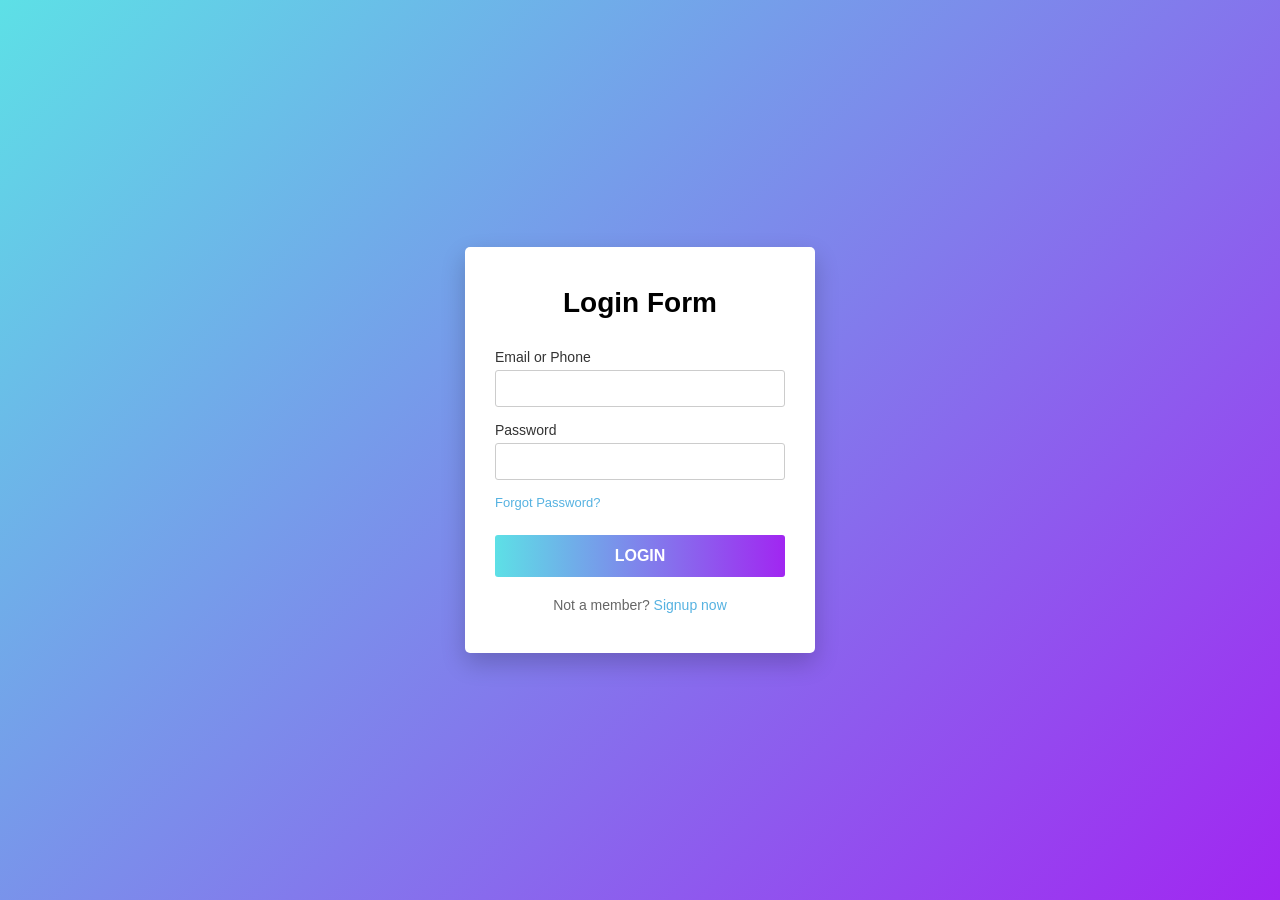
<file: 17. Css-Intro, Selectors, Colors, Backgrounds, Box Model, Text, Font, Icons/index.html>
<!DOCTYPE html>
<html lang="en">
<head>
    <meta charset="UTF-8">
    <meta name="viewport" content="width=device-width, initial-scale=1.0">
    <link rel="stylesheet" href="./assets/css/style.css">
    <title>Document</title>
</head>
<body>
    
    <div class="bg-gradient">
    <div class="login-card">
        <span class="close-btn"></span>
        <h2>Login Form</h2>
        
        <form>
            <div class="input-group">
                <label>Email or Phone</label>
                <input type="text" required>
            </div>
            
            <div class="input-group">
                <label>Password</label>
                <input type="password" required>
            </div>
            
            <a href="#" class="forgot-pass">Forgot Password?</a>
            
            <button type="submit" class="login-btn">LOGIN</button>
            
            <p class="signup-text">Not a member? <a href="#">Signup now</a></p>
        </form>
    </div>
</div>
</body>
</html>
</file>
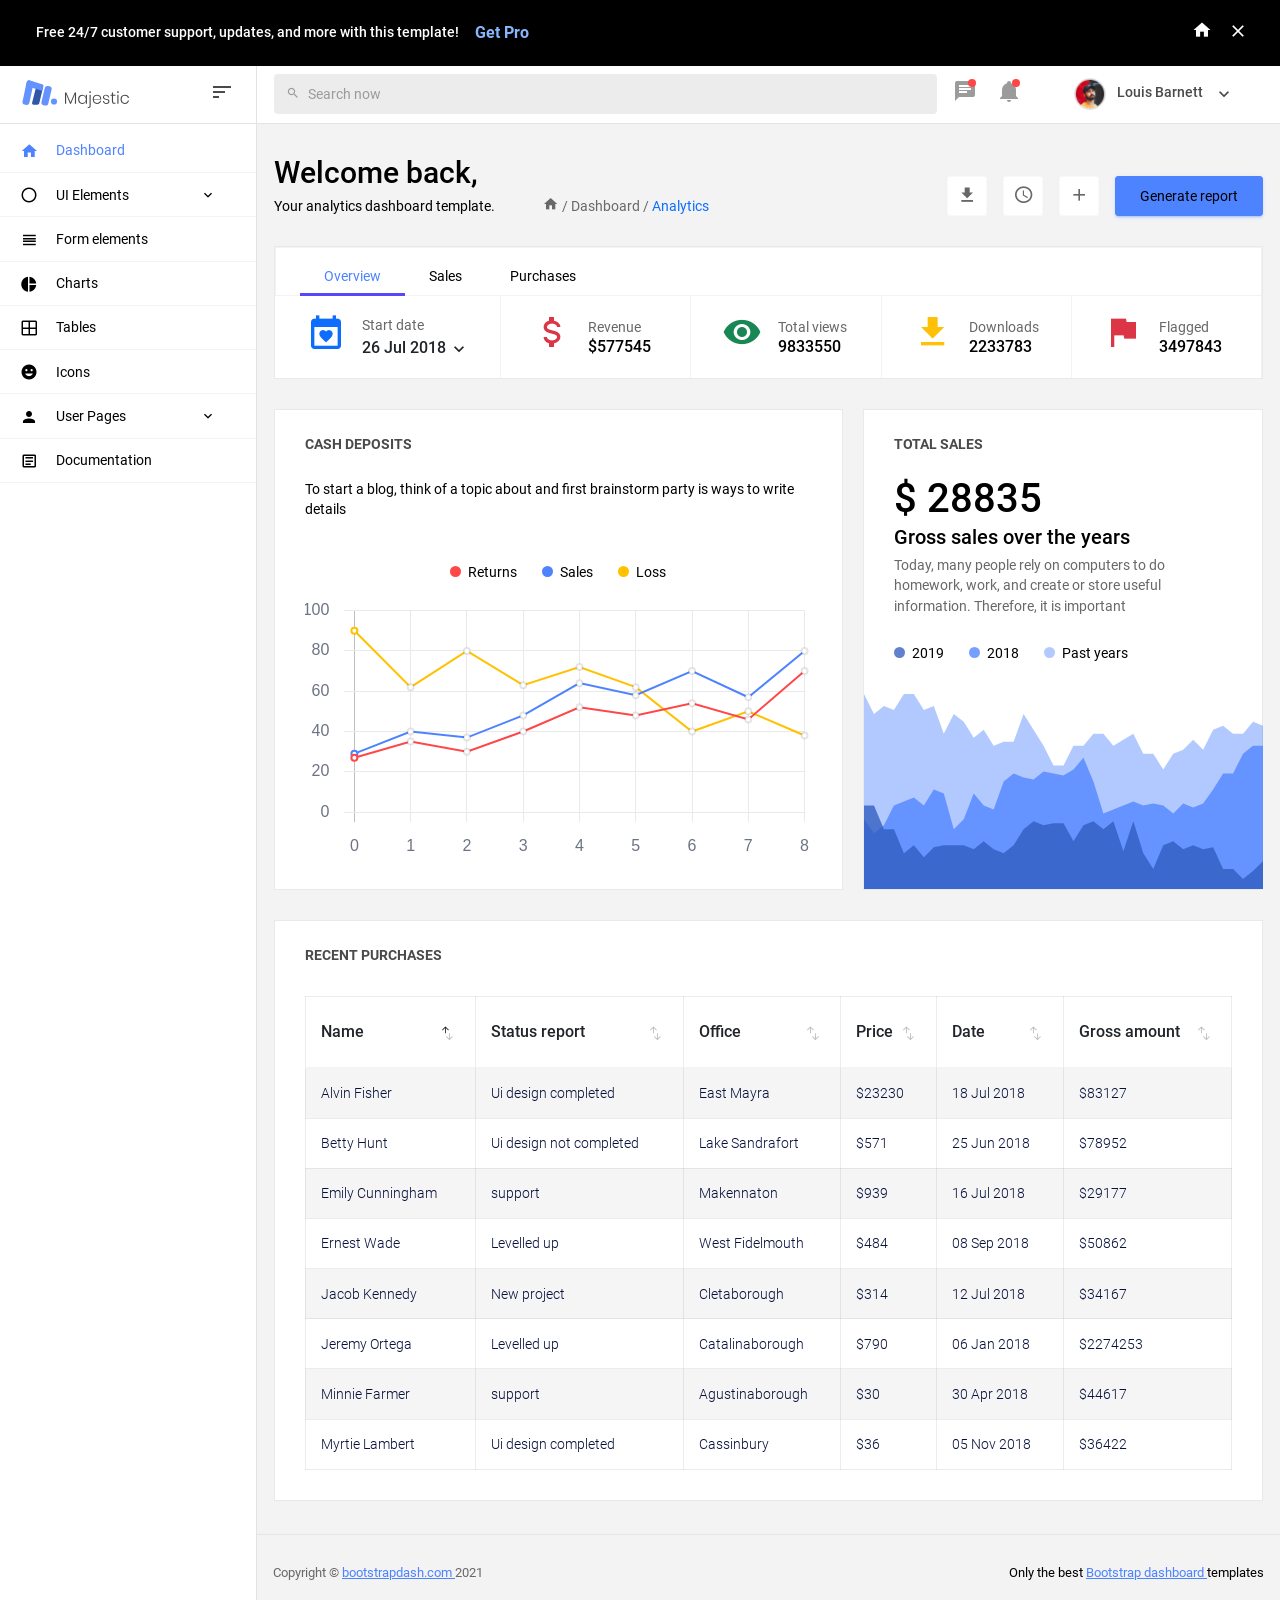
<file: Majestic AdminPanel/template/index.html>
<!DOCTYPE html>
<html lang="en">

<head>
  <!-- Required meta tags -->
  <meta charset="utf-8">
  <meta name="viewport" content="width=device-width, initial-scale=1, shrink-to-fit=no">
  <title>Majestic Admin</title>
  <!-- plugins:css -->
  <link rel="stylesheet" href="vendors/mdi/css/materialdesignicons.min.css">
  <link rel="stylesheet" href="vendors/base/vendor.bundle.base.css">
  <!-- endinject -->
  <!-- plugin css for this page -->
  <link rel="stylesheet" href="vendors/datatables.net-bs4/dataTables.bootstrap4.css">
  <!-- End plugin css for this page -->
  <!-- inject:css -->
  <link rel="stylesheet" href="css/style.css">
  <!-- endinject -->
  <link rel="shortcut icon" href="images/favicon.png" />
</head>
<body>
  <div class="container-scroller">
    <div class="row p-0 m-0 proBanner" id="proBanner">
      <div class="col-md-12 p-0 m-0">
        <div class="card-body card-body-padding d-flex align-items-center justify-content-between">
          <div class="ps-lg-1">
            <div class="d-flex align-items-center justify-content-between">
              <p class="mb-0 font-weight-medium me-3 buy-now-text">Free 24/7 customer support, updates, and more with this template!</p>
              <a href="https://www.bootstrapdash.com/product/majestic-admin-pro/?utm_source=organic&utm_medium=banner&utm_campaign=buynow_demo" target="_blank" class="btn me-2 buy-now-btn border-0">Get Pro</a>
            </div>
          </div>
          <div class="d-flex align-items-center justify-content-between">
            <a href="https://www.bootstrapdash.com/product/majestic-admin-pro/"><i class="mdi mdi-home me-3 text-white"></i></a>
            <button id="bannerClose" class="btn border-0 p-0">
              <i class="mdi mdi-close text-white me-0"></i>
            </button>
          </div>
        </div>
      </div>
    </div>
    <!-- partial:partials/_navbar.html -->
    <nav class="navbar col-lg-12 col-12 p-0 fixed-top d-flex flex-row">
      <div class="navbar-brand-wrapper d-flex justify-content-center">
        <div class="navbar-brand-inner-wrapper d-flex justify-content-between align-items-center w-100">  
          <a class="navbar-brand brand-logo" href="index.html"><img src="images/logo.svg" alt="logo"/></a>
          <a class="navbar-brand brand-logo-mini" href="index.html"><img src="images/logo-mini.svg" alt="logo"/></a>
          <button class="navbar-toggler navbar-toggler align-self-center" type="button" data-toggle="minimize">
            <span class="mdi mdi-sort-variant"></span>
          </button>
        </div>  
      </div>
      <div class="navbar-menu-wrapper d-flex align-items-center justify-content-end">
        <ul class="navbar-nav mr-lg-4 w-100">
          <li class="nav-item nav-search d-none d-lg-block w-100">
            <div class="input-group">
              <div class="input-group-prepend">
                <span class="input-group-text" id="search">
                  <i class="mdi mdi-magnify"></i>
                </span>
              </div>
              <input type="text" class="form-control" placeholder="Search now" aria-label="search" aria-describedby="search">
            </div>
          </li>
        </ul>
        <ul class="navbar-nav navbar-nav-right">
          <li class="nav-item dropdown me-1">
            <a class="nav-link count-indicator dropdown-toggle d-flex justify-content-center align-items-center" id="messageDropdown" href="#" data-bs-toggle="dropdown">
              <i class="mdi mdi-message-text mx-0"></i>
              <span class="count"></span>
            </a>
            <div class="dropdown-menu dropdown-menu-right navbar-dropdown" aria-labelledby="messageDropdown">
              <p class="mb-0 font-weight-normal float-left dropdown-header">Messages</p>
              <a class="dropdown-item">
                <div class="item-thumbnail">
                    <img src="images/faces/face4.jpg" alt="image" class="profile-pic">
                </div>
                <div class="item-content flex-grow">
                  <h6 class="ellipsis font-weight-normal">David Grey
                  </h6>
                  <p class="font-weight-light small-text text-muted mb-0">
                    The meeting is cancelled
                  </p>
                </div>
              </a>
              <a class="dropdown-item">
                <div class="item-thumbnail">
                    <img src="images/faces/face2.jpg" alt="image" class="profile-pic">
                </div>
                <div class="item-content flex-grow">
                  <h6 class="ellipsis font-weight-normal">Tim Cook
                  </h6>
                  <p class="font-weight-light small-text text-muted mb-0">
                    New product launch
                  </p>
                </div>
              </a>
              <a class="dropdown-item">
                <div class="item-thumbnail">
                    <img src="images/faces/face3.jpg" alt="image" class="profile-pic">
                </div>
                <div class="item-content flex-grow">
                  <h6 class="ellipsis font-weight-normal"> Johnson
                  </h6>
                  <p class="font-weight-light small-text text-muted mb-0">
                    Upcoming board meeting
                  </p>
                </div>
              </a>
            </div>
          </li>
          <li class="nav-item dropdown me-4">
            <a class="nav-link count-indicator dropdown-toggle d-flex align-items-center justify-content-center notification-dropdown" id="notificationDropdown" href="#" data-bs-toggle="dropdown">
              <i class="mdi mdi-bell mx-0"></i>
              <span class="count"></span>
            </a>
            <div class="dropdown-menu dropdown-menu-right navbar-dropdown" aria-labelledby="notificationDropdown">
              <p class="mb-0 font-weight-normal float-left dropdown-header">Notifications</p>
              <a class="dropdown-item">
                <div class="item-thumbnail">
                  <div class="item-icon bg-success">
                    <i class="mdi mdi-information mx-0"></i>
                  </div>
                </div>
                <div class="item-content">
                  <h6 class="font-weight-normal">Application Error</h6>
                  <p class="font-weight-light small-text mb-0 text-muted">
                    Just now
                  </p>
                </div>
              </a>
              <a class="dropdown-item">
                <div class="item-thumbnail">
                  <div class="item-icon bg-warning">
                    <i class="mdi mdi-settings mx-0"></i>
                  </div>
                </div>
                <div class="item-content">
                  <h6 class="font-weight-normal">Settings</h6>
                  <p class="font-weight-light small-text mb-0 text-muted">
                    Private message
                  </p>
                </div>
              </a>
              <a class="dropdown-item">
                <div class="item-thumbnail">
                  <div class="item-icon bg-info">
                    <i class="mdi mdi-account-box mx-0"></i>
                  </div>
                </div>
                <div class="item-content">
                  <h6 class="font-weight-normal">New user registration</h6>
                  <p class="font-weight-light small-text mb-0 text-muted">
                    2 days ago
                  </p>
                </div>
              </a>
            </div>
          </li>
          <li class="nav-item nav-profile dropdown">
            <a class="nav-link dropdown-toggle" href="#" data-bs-toggle="dropdown" id="profileDropdown">
              <img src="images/faces/face5.jpg" alt="profile"/>
              <span class="nav-profile-name">Louis Barnett</span>
            </a>
            <div class="dropdown-menu dropdown-menu-right navbar-dropdown" aria-labelledby="profileDropdown">
              <a class="dropdown-item">
                <i class="mdi mdi-settings text-primary"></i>
                Settings
              </a>
              <a class="dropdown-item">
                <i class="mdi mdi-logout text-primary"></i>
                Logout
              </a>
            </div>
          </li>
        </ul>
        <button class="navbar-toggler navbar-toggler-right d-lg-none align-self-center" type="button" data-toggle="offcanvas">
          <span class="mdi mdi-menu"></span>
        </button>
      </div>
    </nav>
    <!-- partial -->
    <div class="container-fluid page-body-wrapper">
      <!-- partial:partials/_sidebar.html -->
      <nav class="sidebar sidebar-offcanvas" id="sidebar">
        <ul class="nav">
          <li class="nav-item">
            <a class="nav-link" href="index.html">
              <i class="mdi mdi-home menu-icon"></i>
              <span class="menu-title">Dashboard</span>
            </a>
          </li>
          <li class="nav-item">
            <a class="nav-link" data-bs-toggle="collapse" href="#ui-basic" aria-expanded="false" aria-controls="ui-basic">
              <i class="mdi mdi-circle-outline menu-icon"></i>
              <span class="menu-title">UI Elements</span>
              <i class="menu-arrow"></i>
            </a>
            <div class="collapse" id="ui-basic">
              <ul class="nav flex-column sub-menu">
                <li class="nav-item"> <a class="nav-link" href="pages/ui-features/buttons.html">Buttons</a></li>
                <li class="nav-item"> <a class="nav-link" href="pages/ui-features/typography.html">Typography</a></li>
              </ul>
            </div>
          </li>
          <li class="nav-item">
            <a class="nav-link" href="pages/forms/basic_elements.html">
              <i class="mdi mdi-view-headline menu-icon"></i>
              <span class="menu-title">Form elements</span>
            </a>
          </li>
          <li class="nav-item">
            <a class="nav-link" href="pages/charts/chartjs.html">
              <i class="mdi mdi-chart-pie menu-icon"></i>
              <span class="menu-title">Charts</span>
            </a>
          </li>
          <li class="nav-item">
            <a class="nav-link" href="pages/tables/basic-table.html">
              <i class="mdi mdi-grid-large menu-icon"></i>
              <span class="menu-title">Tables</span>
            </a>
          </li>
          <li class="nav-item">
            <a class="nav-link" href="pages/icons/mdi.html">
              <i class="mdi mdi-emoticon menu-icon"></i>
              <span class="menu-title">Icons</span>
            </a>
          </li>
          <li class="nav-item">
            <a class="nav-link" data-bs-toggle="collapse" href="#auth" aria-expanded="false" aria-controls="auth">
              <i class="mdi mdi-account menu-icon"></i>
              <span class="menu-title">User Pages</span>
              <i class="menu-arrow"></i>
            </a>
            <div class="collapse" id="auth">
              <ul class="nav flex-column sub-menu">
                <li class="nav-item"> <a class="nav-link" href="pages/samples/login.html"> Login </a></li>
                <li class="nav-item"> <a class="nav-link" href="pages/samples/login-2.html"> Login 2 </a></li>
                <li class="nav-item"> <a class="nav-link" href="pages/samples/register.html"> Register </a></li>
                <li class="nav-item"> <a class="nav-link" href="pages/samples/register-2.html"> Register 2 </a></li>
                <li class="nav-item"> <a class="nav-link" href="pages/samples/lock-screen.html"> Lockscreen </a></li>
              </ul>
            </div>
          </li>
          <li class="nav-item">
            <a class="nav-link" href="documentation/documentation.html">
              <i class="mdi mdi-file-document-box-outline menu-icon"></i>
              <span class="menu-title">Documentation</span>
            </a>
          </li>
        </ul>
      </nav>
      <!-- partial -->
      <div class="main-panel">
        <div class="content-wrapper">
          
          
          <div class="row">
            <div class="col-md-12 grid-margin">
              <div class="d-flex justify-content-between flex-wrap">
                <div class="d-flex align-items-end flex-wrap">
                  <div class="me-md-3 me-xl-5">
                    <h2>Welcome back,</h2>
                    <p class="mb-md-0">Your analytics dashboard template.</p>
                  </div>
                  <div class="d-flex">
                    <i class="mdi mdi-home text-muted hover-cursor"></i>
                    <p class="text-muted mb-0 hover-cursor">&nbsp;/&nbsp;Dashboard&nbsp;/&nbsp;</p>
                    <p class="text-primary mb-0 hover-cursor">Analytics</p>
                  </div>
                </div>
                <div class="d-flex justify-content-between align-items-end flex-wrap">
                  <button type="button" class="btn btn-light bg-white btn-icon me-3 d-none d-md-block ">
                    <i class="mdi mdi-download text-muted"></i>
                  </button>
                  <button type="button" class="btn btn-light bg-white btn-icon me-3 mt-2 mt-xl-0">
                    <i class="mdi mdi-clock-outline text-muted"></i>
                  </button>
                  <button type="button" class="btn btn-light bg-white btn-icon me-3 mt-2 mt-xl-0">
                    <i class="mdi mdi-plus text-muted"></i>
                  </button>
                  <button class="btn btn-primary mt-2 mt-xl-0">Generate report</button>
                </div>
              </div>
            </div>
          </div>
          <div class="row">
            <div class="col-md-12 grid-margin stretch-card">
              <div class="card">
                <div class="card-body dashboard-tabs p-0">
                  <ul class="nav nav-tabs px-4" role="tablist">
                    <li class="nav-item">
                      <a class="nav-link active" id="overview-tab" data-bs-toggle="tab" href="#overview" role="tab" aria-controls="overview" aria-selected="true">Overview</a>
                    </li>
                    <li class="nav-item">
                      <a class="nav-link" id="sales-tab" data-bs-toggle="tab" href="#sales" role="tab" aria-controls="sales" aria-selected="false">Sales</a>
                    </li>
                    <li class="nav-item">
                      <a class="nav-link" id="purchases-tab" data-bs-toggle="tab" href="#purchases" role="tab" aria-controls="purchases" aria-selected="false">Purchases</a>
                    </li>
                  </ul>
                  <div class="tab-content py-0 px-0">
                    <div class="tab-pane fade show active" id="overview" role="tabpanel" aria-labelledby="overview-tab">
                      <div class="d-flex flex-wrap justify-content-xl-between">
                        <div class="d-none d-xl-flex border-md-right flex-grow-1 align-items-center justify-content-center p-3 item">
                          <i class="mdi mdi-calendar-heart icon-lg me-3 text-primary"></i>
                          <div class="d-flex flex-column justify-content-around">
                            <small class="mb-1 text-muted">Start date</small>
                            <div class="dropdown">
                              <a class="btn btn-secondary dropdown-toggle p-0 bg-transparent border-0 text-dark shadow-none font-weight-medium" href="#" role="button" id="dropdownMenuLinkA" data-bs-toggle="dropdown" aria-haspopup="true" aria-expanded="false">
                                <h5 class="mb-0 d-inline-block">26 Jul 2018</h5>
                              </a>
                              <div class="dropdown-menu" aria-labelledby="dropdownMenuLinkA">
                                <a class="dropdown-item" href="#">12 Aug 2018</a>
                                <a class="dropdown-item" href="#">22 Sep 2018</a>
                                <a class="dropdown-item" href="#">21 Oct 2018</a>
                              </div>
                            </div>
                          </div>
                        </div>
                        <div class="d-flex border-md-right flex-grow-1 align-items-center justify-content-center p-3 item">
                          <i class="mdi mdi-currency-usd me-3 icon-lg text-danger"></i>
                          <div class="d-flex flex-column justify-content-around">
                            <small class="mb-1 text-muted">Revenue</small>
                            <h5 class="me-2 mb-0">$577545</h5>
                          </div>
                        </div>
                        <div class="d-flex border-md-right flex-grow-1 align-items-center justify-content-center p-3 item">
                          <i class="mdi mdi-eye me-3 icon-lg text-success"></i>
                          <div class="d-flex flex-column justify-content-around">
                            <small class="mb-1 text-muted">Total views</small>
                            <h5 class="me-2 mb-0">9833550</h5>
                          </div>
                        </div>
                        <div class="d-flex border-md-right flex-grow-1 align-items-center justify-content-center p-3 item">
                          <i class="mdi mdi-download me-3 icon-lg text-warning"></i>
                          <div class="d-flex flex-column justify-content-around">
                            <small class="mb-1 text-muted">Downloads</small>
                            <h5 class="me-2 mb-0">2233783</h5>
                          </div>
                        </div>
                        <div class="d-flex py-3 border-md-right flex-grow-1 align-items-center justify-content-center p-3 item">
                          <i class="mdi mdi-flag me-3 icon-lg text-danger"></i>
                          <div class="d-flex flex-column justify-content-around">
                            <small class="mb-1 text-muted">Flagged</small>
                            <h5 class="me-2 mb-0">3497843</h5>
                          </div>
                        </div>
                      </div>
                    </div>
                    <div class="tab-pane fade" id="sales" role="tabpanel" aria-labelledby="sales-tab">
                      <div class="d-flex flex-wrap justify-content-xl-between">
                        <div class="d-none d-xl-flex border-md-right flex-grow-1 align-items-center justify-content-center p-3 item">
                          <i class="mdi mdi-calendar-heart icon-lg me-3 text-primary"></i>
                          <div class="d-flex flex-column justify-content-around">
                            <small class="mb-1 text-muted">Start date</small>
                            <div class="dropdown">
                              <a class="btn btn-secondary dropdown-toggle p-0 bg-transparent border-0 text-dark shadow-none font-weight-medium" href="#" role="button" id="dropdownMenuLinkA" data-bs-toggle="dropdown" aria-haspopup="true" aria-expanded="false">
                                <h5 class="mb-0 d-inline-block">26 Jul 2018</h5>
                              </a>
                              <div class="dropdown-menu" aria-labelledby="dropdownMenuLinkA">
                                <a class="dropdown-item" href="#">12 Aug 2018</a>
                                <a class="dropdown-item" href="#">22 Sep 2018</a>
                                <a class="dropdown-item" href="#">21 Oct 2018</a>
                              </div>
                            </div>
                          </div>
                        </div>
                        <div class="d-flex border-md-right flex-grow-1 align-items-center justify-content-center p-3 item">
                          <i class="mdi mdi-download me-3 icon-lg text-warning"></i>
                          <div class="d-flex flex-column justify-content-around">
                            <small class="mb-1 text-muted">Downloads</small>
                            <h5 class="me-2 mb-0">2233783</h5>
                          </div>
                        </div>
                        <div class="d-flex border-md-right flex-grow-1 align-items-center justify-content-center p-3 item">
                          <i class="mdi mdi-eye me-3 icon-lg text-success"></i>
                          <div class="d-flex flex-column justify-content-around">
                            <small class="mb-1 text-muted">Total views</small>
                            <h5 class="me-2 mb-0">9833550</h5>
                          </div>
                        </div>
                        <div class="d-flex border-md-right flex-grow-1 align-items-center justify-content-center p-3 item">
                          <i class="mdi mdi-currency-usd me-3 icon-lg text-danger"></i>
                          <div class="d-flex flex-column justify-content-around">
                            <small class="mb-1 text-muted">Revenue</small>
                            <h5 class="me-2 mb-0">$577545</h5>
                          </div>
                        </div>
                        <div class="d-flex py-3 border-md-right flex-grow-1 align-items-center justify-content-center p-3 item">
                          <i class="mdi mdi-flag me-3 icon-lg text-danger"></i>
                          <div class="d-flex flex-column justify-content-around">
                            <small class="mb-1 text-muted">Flagged</small>
                            <h5 class="me-2 mb-0">3497843</h5>
                          </div>
                        </div>
                      </div>
                    </div>
                    <div class="tab-pane fade" id="purchases" role="tabpanel" aria-labelledby="purchases-tab">
                      <div class="d-flex flex-wrap justify-content-xl-between">
                        <div class="d-none d-xl-flex border-md-right flex-grow-1 align-items-center justify-content-center p-3 item">
                          <i class="mdi mdi-calendar-heart icon-lg me-3 text-primary"></i>
                          <div class="d-flex flex-column justify-content-around">
                            <small class="mb-1 text-muted">Start date</small>
                            <div class="dropdown">
                              <a class="btn btn-secondary dropdown-toggle p-0 bg-transparent border-0 text-dark shadow-none font-weight-medium" href="#" role="button" id="dropdownMenuLinkA" data-bs-toggle="dropdown" aria-haspopup="true" aria-expanded="false">
                                <h5 class="mb-0 d-inline-block">26 Jul 2018</h5>
                              </a>
                              <div class="dropdown-menu" aria-labelledby="dropdownMenuLinkA">
                                <a class="dropdown-item" href="#">12 Aug 2018</a>
                                <a class="dropdown-item" href="#">22 Sep 2018</a>
                                <a class="dropdown-item" href="#">21 Oct 2018</a>
                              </div>
                            </div>
                          </div>
                        </div>
                        <div class="d-flex border-md-right flex-grow-1 align-items-center justify-content-center p-3 item">
                          <i class="mdi mdi-currency-usd me-3 icon-lg text-danger"></i>
                          <div class="d-flex flex-column justify-content-around">
                            <small class="mb-1 text-muted">Revenue</small>
                            <h5 class="me-2 mb-0">$577545</h5>
                          </div>
                        </div>
                        <div class="d-flex border-md-right flex-grow-1 align-items-center justify-content-center p-3 item">
                          <i class="mdi mdi-eye me-3 icon-lg text-success"></i>
                          <div class="d-flex flex-column justify-content-around">
                            <small class="mb-1 text-muted">Total views</small>
                            <h5 class="me-2 mb-0">9833550</h5>
                          </div>
                        </div>
                        <div class="d-flex border-md-right flex-grow-1 align-items-center justify-content-center p-3 item">
                          <i class="mdi mdi-download me-3 icon-lg text-warning"></i>
                          <div class="d-flex flex-column justify-content-around">
                            <small class="mb-1 text-muted">Downloads</small>
                            <h5 class="me-2 mb-0">2233783</h5>
                          </div>
                        </div>
                        <div class="d-flex py-3 border-md-right flex-grow-1 align-items-center justify-content-center p-3 item">
                          <i class="mdi mdi-flag me-3 icon-lg text-danger"></i>
                          <div class="d-flex flex-column justify-content-around">
                            <small class="mb-1 text-muted">Flagged</small>
                            <h5 class="me-2 mb-0">3497843</h5>
                          </div>
                        </div>
                      </div>
                    </div>
                  </div>
                </div>
              </div>
            </div>
          </div>
          <div class="row">
            <div class="col-md-7 grid-margin stretch-card">
              <div class="card">
                <div class="card-body">
                  <p class="card-title">Cash deposits</p>
                  <p class="mb-4">To start a blog, think of a topic about and first brainstorm party is ways to write details</p>
                  <div id="cash-deposits-chart-legend" class="d-flex justify-content-center pt-3"></div>
                  <canvas id="cash-deposits-chart"></canvas>
                </div>
              </div>
            </div>
            <div class="col-md-5 grid-margin stretch-card">
              <div class="card">
                <div class="card-body">
                  <p class="card-title">Total sales</p>
                  <h1>$ 28835</h1>
                  <h4>Gross sales over the years</h4>
                  <p class="text-muted">Today, many people rely on computers to do homework, work, and create or store useful information. Therefore, it is important </p>
                  <div id="total-sales-chart-legend"></div>                  
                </div>
                <canvas id="total-sales-chart"></canvas>
              </div>
            </div>
          </div>
          <div class="row">
            <div class="col-md-12 stretch-card">
              <div class="card">
                <div class="card-body">
                  <p class="card-title">Recent Purchases</p>
                  <div class="table-responsive">
                    <table id="recent-purchases-listing" class="table">
                      <thead>
                        <tr>
                            <th>Name</th>
                            <th>Status report</th>
                            <th>Office</th>
                            <th>Price</th>
                            <th>Date</th>
                            <th>Gross amount</th>
                        </tr>
                      </thead>
                      <tbody>
                        <tr>
                            <td>Jeremy Ortega</td>
                            <td>Levelled up</td>
                            <td>Catalinaborough</td>
                            <td>$790</td>
                            <td>06 Jan 2018</td>
                            <td>$2274253</td>
                        </tr>
                        <tr>
                            <td>Alvin Fisher</td>
                            <td>Ui design completed</td>
                            <td>East Mayra</td>
                            <td>$23230</td>
                            <td>18 Jul 2018</td>
                            <td>$83127</td>
                        </tr>
                        <tr>
                            <td>Emily Cunningham</td>
                            <td>support</td>
                            <td>Makennaton</td>
                            <td>$939</td>
                            <td>16 Jul 2018</td>
                            <td>$29177</td>
                        </tr>
                        <tr>
                            <td>Minnie Farmer</td>
                            <td>support</td>
                            <td>Agustinaborough</td>
                            <td>$30</td>
                            <td>30 Apr 2018</td>
                            <td>$44617</td>
                        </tr>
                        <tr>
                            <td>Betty Hunt</td>
                            <td>Ui design not completed</td>
                            <td>Lake Sandrafort</td>
                            <td>$571</td>
                            <td>25 Jun 2018</td>
                            <td>$78952</td>
                        </tr>
                        <tr>
                            <td>Myrtie Lambert</td>
                            <td>Ui design completed</td>
                            <td>Cassinbury</td>
                            <td>$36</td>
                            <td>05 Nov 2018</td>
                            <td>$36422</td>
                        </tr>
                        <tr>
                            <td>Jacob Kennedy</td>
                            <td>New project</td>
                            <td>Cletaborough</td>
                            <td>$314</td>
                            <td>12 Jul 2018</td>
                            <td>$34167</td>
                        </tr>
                        <tr>
                            <td>Ernest Wade</td>
                            <td>Levelled up</td>
                            <td>West Fidelmouth</td>
                            <td>$484</td>
                            <td>08 Sep 2018</td>
                            <td>$50862</td>
                        </tr>
                      </tbody>
                    </table>
                  </div>
                </div>
              </div>
            </div>
          </div>


        </div>
        <!-- content-wrapper ends -->
        <!-- partial:partials/_footer.html -->
        <footer class="footer">
        <div class="d-sm-flex justify-content-center justify-content-sm-between">
          <span class="text-muted text-center text-sm-left d-block d-sm-inline-block">Copyright © <a href="https://www.bootstrapdash.com/" target="_blank">bootstrapdash.com </a>2021</span>
          <span class="float-none float-sm-right d-block mt-1 mt-sm-0 text-center">Only the best <a href="https://www.bootstrapdash.com/" target="_blank"> Bootstrap dashboard  </a> templates</span>
        </div>
        </footer>
        <!-- partial -->
      </div>
      <!-- main-panel ends -->
    </div>
    <!-- page-body-wrapper ends -->
  </div>
  <!-- container-scroller -->

  <!-- plugins:js -->
  <script src="vendors/base/vendor.bundle.base.js"></script>
  <!-- endinject -->
  <!-- Plugin js for this page-->
  <script src="vendors/chart.js/Chart.min.js"></script>
  <script src="vendors/datatables.net/jquery.dataTables.js"></script>
  <script src="vendors/datatables.net-bs4/dataTables.bootstrap4.js"></script>
  <!-- End plugin js for this page-->
  <!-- inject:js -->
  <script src="js/off-canvas.js"></script>
  <script src="js/hoverable-collapse.js"></script>
  <script src="js/template.js"></script>
  <!-- endinject -->
  <!-- Custom js for this page-->
  <script src="js/dashboard.js"></script>
  <script src="js/data-table.js"></script>
  <script src="js/jquery.dataTables.js"></script>
  <script src="js/dataTables.bootstrap4.js"></script>
  <!-- End custom js for this page-->

  <script src="js/jquery.cookie.js" type="text/javascript"></script>
</body>

</html>
</file>
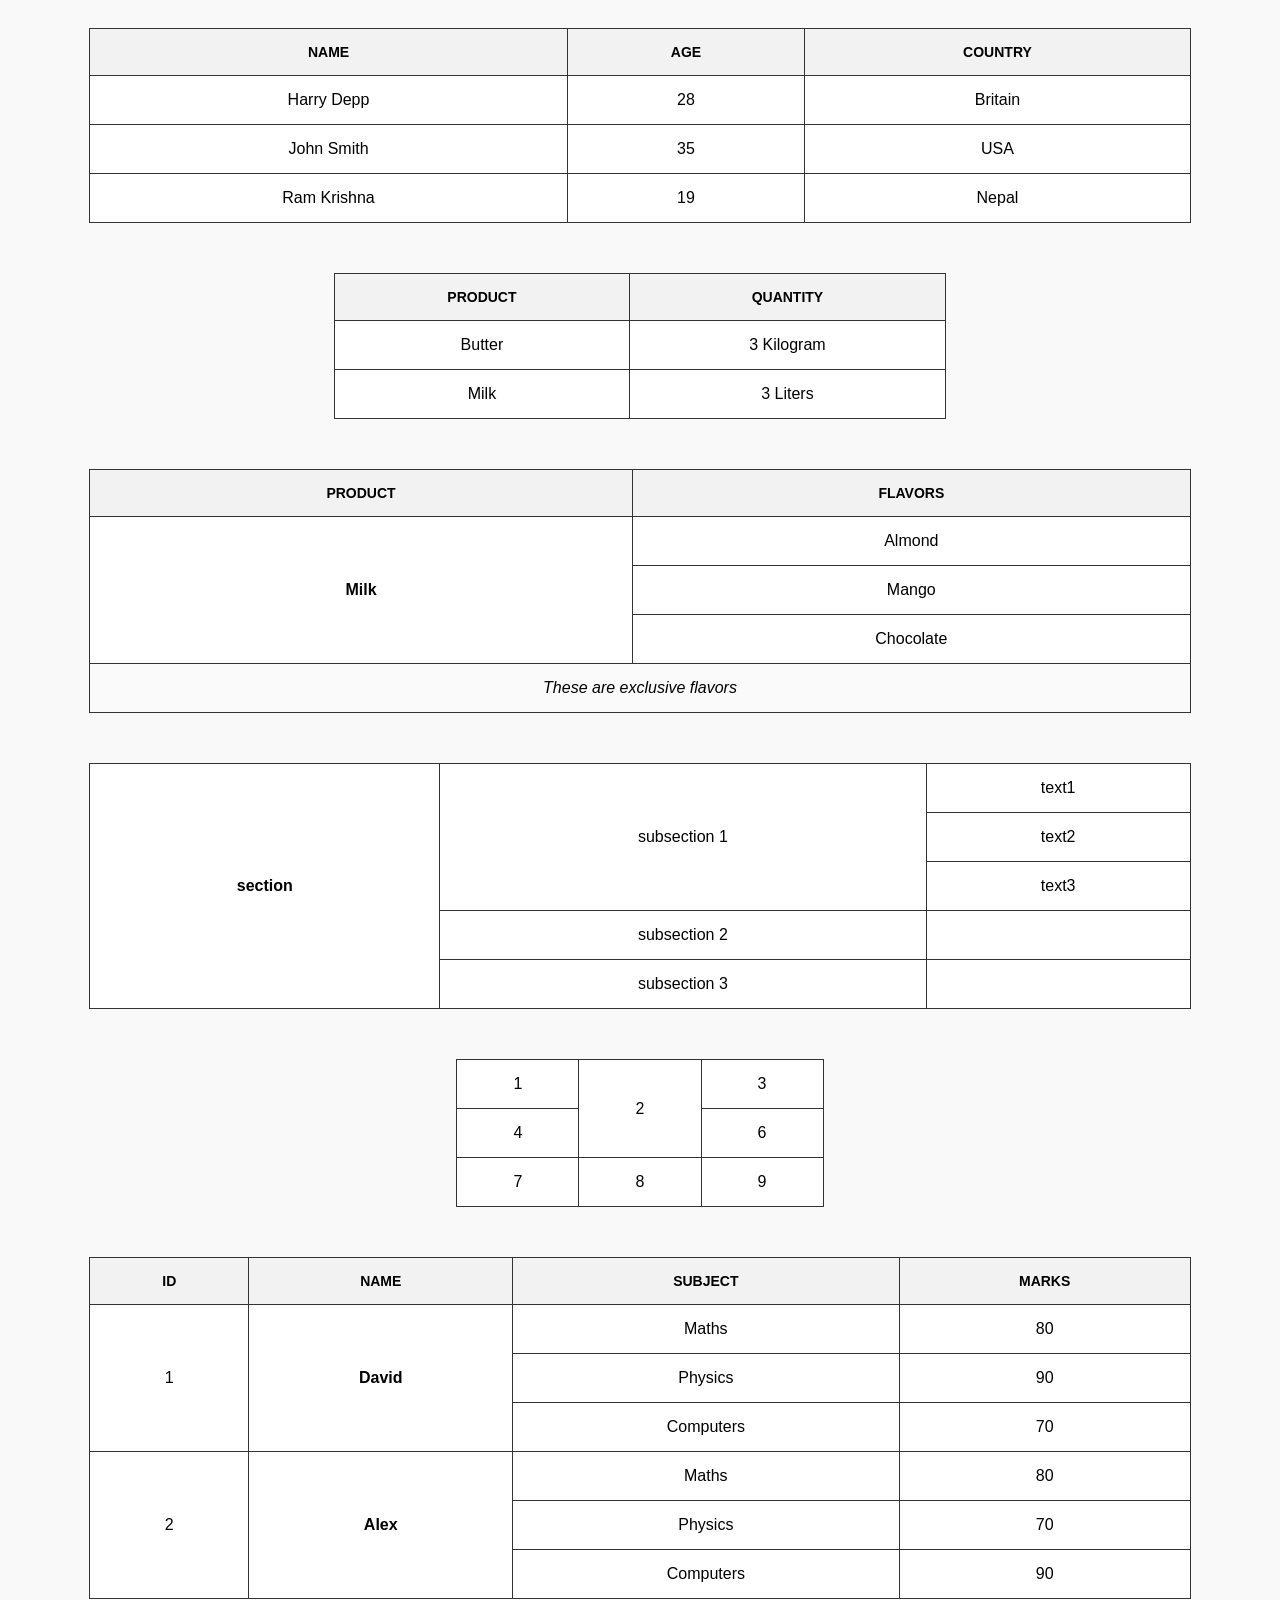
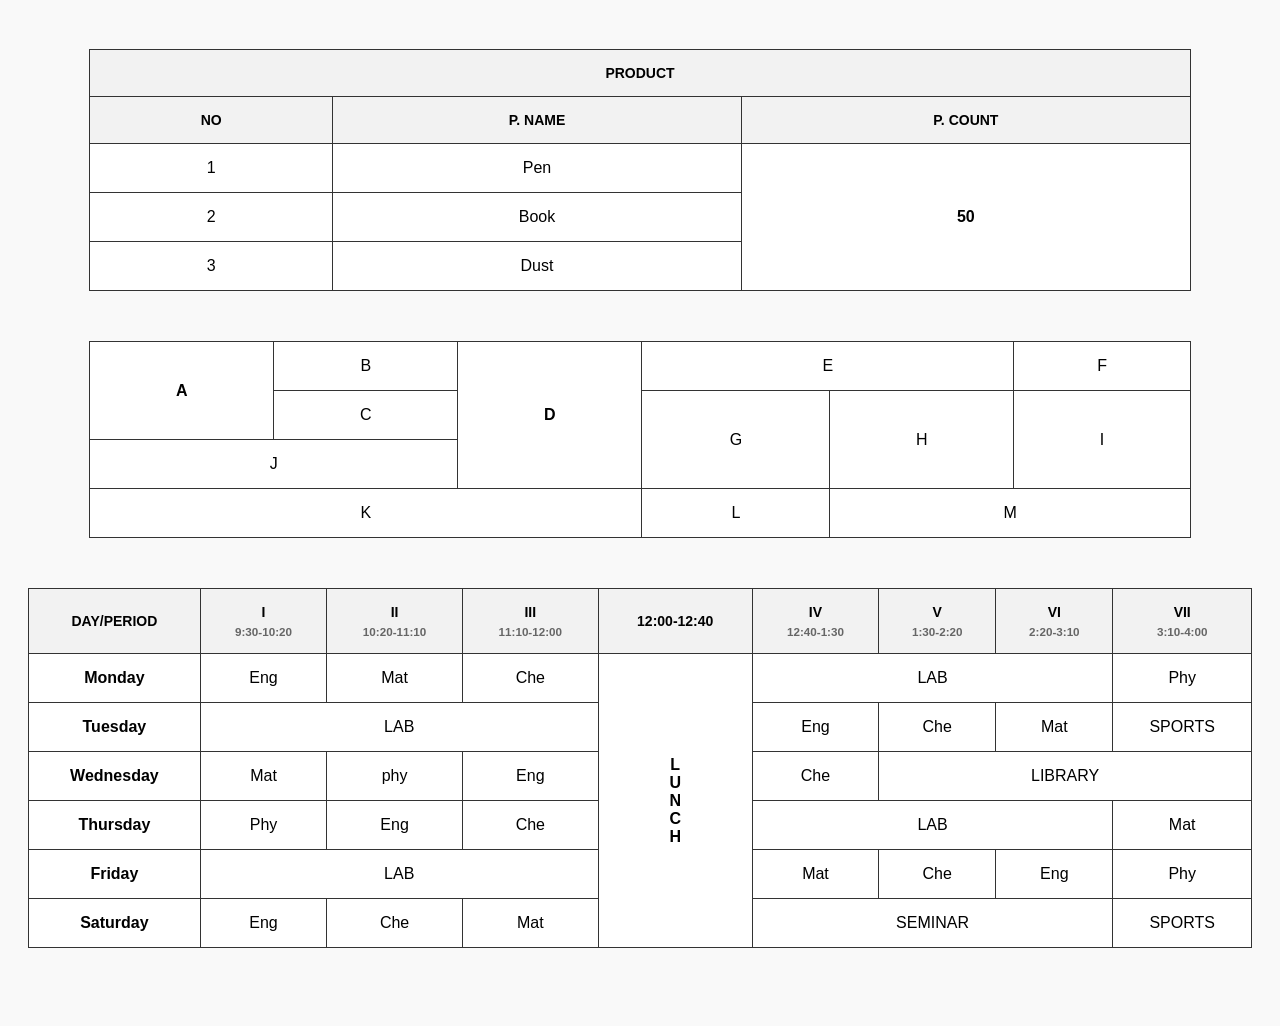
<file: 16-Tables/Table.html>
<!DOCTYPE html>
<html lang="en">

<head>
    <meta charset="UTF-8">
    <meta name="viewport" content="width=device-width, initial-scale=1.0">
    <title>Table</title>
    <style>
        body {
            font-family: 'Segoe UI', Tahoma, Geneva, Verdana, sans-serif;
            padding: 20px;
            background-color: #f9f9f9;
        }

        table {
            width: 90%; 
            margin-bottom: 50px; 
            margin-left: auto;
            margin-right: auto;
            border-collapse: collapse; 
            background-color: white;
        }

        th, td {
            border: 1px solid #333;
            padding: 15px; 
            text-align: center;
        }

        th {
            background-color: #f2f2f2;
            font-weight: bold;
            text-transform: uppercase;
            font-size: 14px;
        }

        .bold-text {
            font-weight: bold;
        }

        small {
            color: #666;
            display: block;
            margin-top: 5px;
        }
    </style>
</head>

<body>

    <table>
        <thead>
            <tr>
                <th>Name</th>
                <th>Age</th>
                <th>Country</th>
            </tr>
        </thead>
        <tbody>
            <tr>
                <td>Harry Depp</td>
                <td>28</td>
                <td>Britain</td>
            </tr>
            <tr>
                <td>John Smith</td>
                <td>35</td>
                <td>USA</td>
            </tr>
            <tr>
                <td>Ram Krishna</td>
                <td>19</td>
                <td>Nepal</td>
            </tr>
        </tbody>
    </table>

    <table style="width: 50%;">
        <thead>
            <tr>
                <th>Product</th>
                <th>Quantity</th>
            </tr>
        </thead>
        <tbody>
            <tr>
                <td>Butter</td>
                <td>3 Kilogram</td>
            </tr>
            <tr>
                <td>Milk</td>
                <td>3 Liters</td>
            </tr>
        </tbody>
    </table>

    <table>
        <thead>
            <tr>
                <th>Product</th>
                <th>Flavors</th>
            </tr>
        </thead>
        <tbody>
            <tr>
                <td rowspan="3" class="bold-text">Milk</td>
                <td>Almond</td>
            </tr>
            <tr>
                <td>Mango</td>
            </tr>
            <tr>
                <td>Chocolate</td>
            </tr>
            <tr>
                <td colspan="2" style="background-color: #fafafa;"><i>These are exclusive flavors</i></td>
            </tr>
        </tbody>
    </table>

    <table>
        <tbody>
            <tr>
                <td rowspan="5" class="bold-text">section</td>
                <td rowspan="3">subsection 1</td>
                <td>text1</td>
            </tr>
            <tr>
                <td>text2</td>
            </tr>
            <tr>
                <td>text3</td>
            </tr>
            <tr>
                <td>subsection 2</td>
                <td></td>
            </tr>
            <tr>
                <td>subsection 3</td>
                <td></td>
            </tr>
        </tbody>
    </table>

    <table style="width: 30%;">
        <tr>
            <td>1</td>
            <td rowspan="2" valign="middle">2</td>
            <td>3</td>
        </tr>
        <tr>
            <td>4</td>
            <td>6</td>
        </tr>
        <tr>
            <td>7</td>
            <td>8</td>
            <td>9</td>
        </tr>
    </table>

    <table>
        <thead>
            <tr>
                <th>ID</th>
                <th>Name</th>
                <th>Subject</th>
                <th>Marks</th>
            </tr>
        </thead>
        <tbody>
            <tr>
                <td rowspan="3">1</td>
                <td rowspan="3" class="bold-text">David</td>
                <td>Maths</td>
                <td>80</td>
            </tr>
            <tr>
                <td>Physics</td>
                <td>90</td>
            </tr>
            <tr>
                <td>Computers</td>
                <td>70</td>
            </tr>
            <tr>
                <td rowspan="3">2</td>
                <td rowspan="3" class="bold-text">Alex</td>
                <td>Maths</td>
                <td>80</td>
            </tr>
            <tr>
                <td>Physics</td>
                <td>70</td>
            </tr>
            <tr>
                <td>Computers</td>
                <td>90</td>
            </tr>
        </tbody>
    </table>

    <table>
        <thead>
            <tr>
                <th colspan="3">Product</th>
            </tr>
            <tr>
                <th>No</th>
                <th>P. Name</th>
                <th>P. Count</th>
            </tr>
        </thead>
        <tbody>
            <tr>
                <td>1</td>
                <td>Pen</td>
                <td rowspan="3" class="bold-text">50</td>
            </tr>
            <tr>
                <td>2</td>
                <td>Book</td>
            </tr>
            <tr>
                <td>3</td>
                <td>Dust</td>
            </tr>
        </tbody>
    </table>

    <table>
        <tr>
            <td rowspan="2" class="bold-text">A</td>
            <td>B</td>
            <td rowspan="3" class="bold-text">D</td>
            <td colspan="2">E</td>
            <td>F</td>
        </tr>
        <tr>
            <td>C</td>
            <td rowspan="2">G</td>
            <td rowspan="2">H</td>
            <td rowspan="2">I</td>
        </tr>
        <tr>
            <td colspan="2">J</td>
        </tr>
        <tr>
            <td colspan="3">K</td>
            <td>L</td>
            <td colspan="2">M</td>
        </tr>
    </table>

    <table style="width: 100%;">
        <thead>
            <tr>
                <th>Day/Period</th>
                <th>I<br><small>9:30-10:20</small></th>
                <th>II<br><small>10:20-11:10</small></th>
                <th>III<br><small>11:10-12:00</small></th>
                <th>12:00-12:40</th>
                <th>IV<br><small>12:40-1:30</small></th>
                <th>V<br><small>1:30-2:20</small></th>
                <th>VI<br><small>2:20-3:10</small></th>
                <th>VII<br><small>3:10-4:00</small></th>
            </tr>
        </thead>
        <tbody>
            <tr>
                <td class="bold-text">Monday</td>
                <td>Eng</td>
                <td>Mat</td>
                <td>Che</td>
                <td rowspan="6" class="bold-text">L<br>U<br>N<br>C<br>H</td>
                <td colspan="3">LAB</td>
                <td>Phy</td>
            </tr>
            <tr>
                <td class="bold-text">Tuesday</td>
                <td colspan="3">LAB</td>
                <td>Eng</td>
                <td>Che</td>
                <td>Mat</td>
                <td>SPORTS</td>
            </tr>
            <tr>
                <td class="bold-text">Wednesday</td>
                <td>Mat</td>
                <td>phy</td>
                <td>Eng</td>
                <td>Che</td>
                <td colspan="3">LIBRARY</td>
            </tr>
            <tr>
                <td class="bold-text">Thursday</td>
                <td>Phy</td>
                <td>Eng</td>
                <td>Che</td>
                <td colspan="3">LAB</td>
                <td>Mat</td>
            </tr>
            <tr>
                <td class="bold-text">Friday</td>
                <td colspan="3">LAB</td>
                <td>Mat</td>
                <td>Che</td>
                <td>Eng</td>
                <td>Phy</td>
            </tr>
            <tr>
                <td class="bold-text">Saturday</td>
                <td>Eng</td>
                <td>Che</td>
                <td>Mat</td>
                <td colspan="3">SEMINAR</td>
                <td>SPORTS</td>
            </tr>
        </tbody>
    </table>

</body>

</html>
</file>
<file: 17. Css-Intro, Selectors, Colors, Backgrounds, Box Model, Text, Font, Icons/assets/css/style.css>
* {
    margin: 0;
    padding: 0;
    box-sizing: border-box;
    font-family: 'Arial', sans-serif;
}

.bg-gradient {
    height: 100vh;
    background: linear-gradient(135deg, #5de0e6, #a126f1); 
    display: flex;
    justify-content: center;
    align-items: center;
}

.login-card {
    background: white;
    padding: 40px 30px;
    width: 350px;
    border-radius: 5px;
    position: relative;
    box-shadow: 0 10px 25px rgba(0,0,0,0.2);
    text-align: center;
}

.close-btn {
    position: absolute;
    right: 15px;
    top: 10px;
    font-size: 20px;
    font-weight: bold;
    cursor: pointer;
}

h2 {
    margin-bottom: 30px;
    font-size: 28px;
}

.input-group {
    text-align: left;
    margin-bottom: 15px;
}

.input-group label {
    display: block;
    margin-bottom: 5px;
    font-size: 14px;
    color: #333;
}

.input-group input {
    width: 100%;
    padding: 10px;
    border: 1px solid #ccc;
    border-radius: 3px;
    outline: none;
}

.forgot-pass {
    display: block;
    text-align: left;
    font-size: 13px;
    color: #56b2e1;
    text-decoration: none;
    margin-bottom: 25px;
}

.login-btn {
    width: 100%;
    padding: 12px;
    border: none;
    border-radius: 3px;
    background: linear-gradient(to right, #5de0e6, #a126f1);
    color: white;
    font-weight: bold;
    font-size: 16px;
    cursor: pointer;
    margin-bottom: 20px;
}

.login-btn:hover {
    opacity: 0.9;
}

.signup-text {
    font-size: 14px;
    color: #666;
}

.signup-text a {
    color: #56b2e1;
    text-decoration: none;
}
</file>
<file: Majestic AdminPanel/template/vendors/base/vendor.bundle.base.css>
/*
 * Container style
 */
.ps {
  overflow: hidden !important;
  overflow-anchor: none;
  -ms-overflow-style: none;
  touch-action: auto;
  -ms-touch-action: auto;
}

/*
 * Scrollbar rail styles
 */
.ps__rail-x {
  display: none;
  opacity: 0;
  transition: background-color .2s linear, opacity .2s linear;
  -webkit-transition: background-color .2s linear, opacity .2s linear;
  height: 15px;
  /* there must be 'bottom' or 'top' for ps__rail-x */
  bottom: 0px;
  /* please don't change 'position' */
  position: absolute;
}

.ps__rail-y {
  display: none;
  opacity: 0;
  transition: background-color .2s linear, opacity .2s linear;
  -webkit-transition: background-color .2s linear, opacity .2s linear;
  width: 15px;
  /* there must be 'right' or 'left' for ps__rail-y */
  right: 0;
  /* please don't change 'position' */
  position: absolute;
}

.ps--active-x > .ps__rail-x,
.ps--active-y > .ps__rail-y {
  display: block;
  background-color: transparent;
}

.ps:hover > .ps__rail-x,
.ps:hover > .ps__rail-y,
.ps--focus > .ps__rail-x,
.ps--focus > .ps__rail-y,
.ps--scrolling-x > .ps__rail-x,
.ps--scrolling-y > .ps__rail-y {
  opacity: 0.6;
}

.ps .ps__rail-x:hover,
.ps .ps__rail-y:hover,
.ps .ps__rail-x:focus,
.ps .ps__rail-y:focus,
.ps .ps__rail-x.ps--clicking,
.ps .ps__rail-y.ps--clicking {
  background-color: #eee;
  opacity: 0.9;
}

/*
 * Scrollbar thumb styles
 */
.ps__thumb-x {
  background-color: #aaa;
  border-radius: 6px;
  transition: background-color .2s linear, height .2s ease-in-out;
  -webkit-transition: background-color .2s linear, height .2s ease-in-out;
  height: 6px;
  /* there must be 'bottom' for ps__thumb-x */
  bottom: 2px;
  /* please don't change 'position' */
  position: absolute;
}

.ps__thumb-y {
  background-color: #aaa;
  border-radius: 6px;
  transition: background-color .2s linear, width .2s ease-in-out;
  -webkit-transition: background-color .2s linear, width .2s ease-in-out;
  width: 6px;
  /* there must be 'right' for ps__thumb-y */
  right: 2px;
  /* please don't change 'position' */
  position: absolute;
}

.ps__rail-x:hover > .ps__thumb-x,
.ps__rail-x:focus > .ps__thumb-x,
.ps__rail-x.ps--clicking .ps__thumb-x {
  background-color: #999;
  height: 11px;
}

.ps__rail-y:hover > .ps__thumb-y,
.ps__rail-y:focus > .ps__thumb-y,
.ps__rail-y.ps--clicking .ps__thumb-y {
  background-color: #999;
  width: 11px;
}

/* MS supports */
@supports (-ms-overflow-style: none) {
  .ps {
    overflow: auto !important;
  }
}

@media screen and (-ms-high-contrast: active), (-ms-high-contrast: none) {
  .ps {
    overflow: auto !important;
  }
}
</file>
